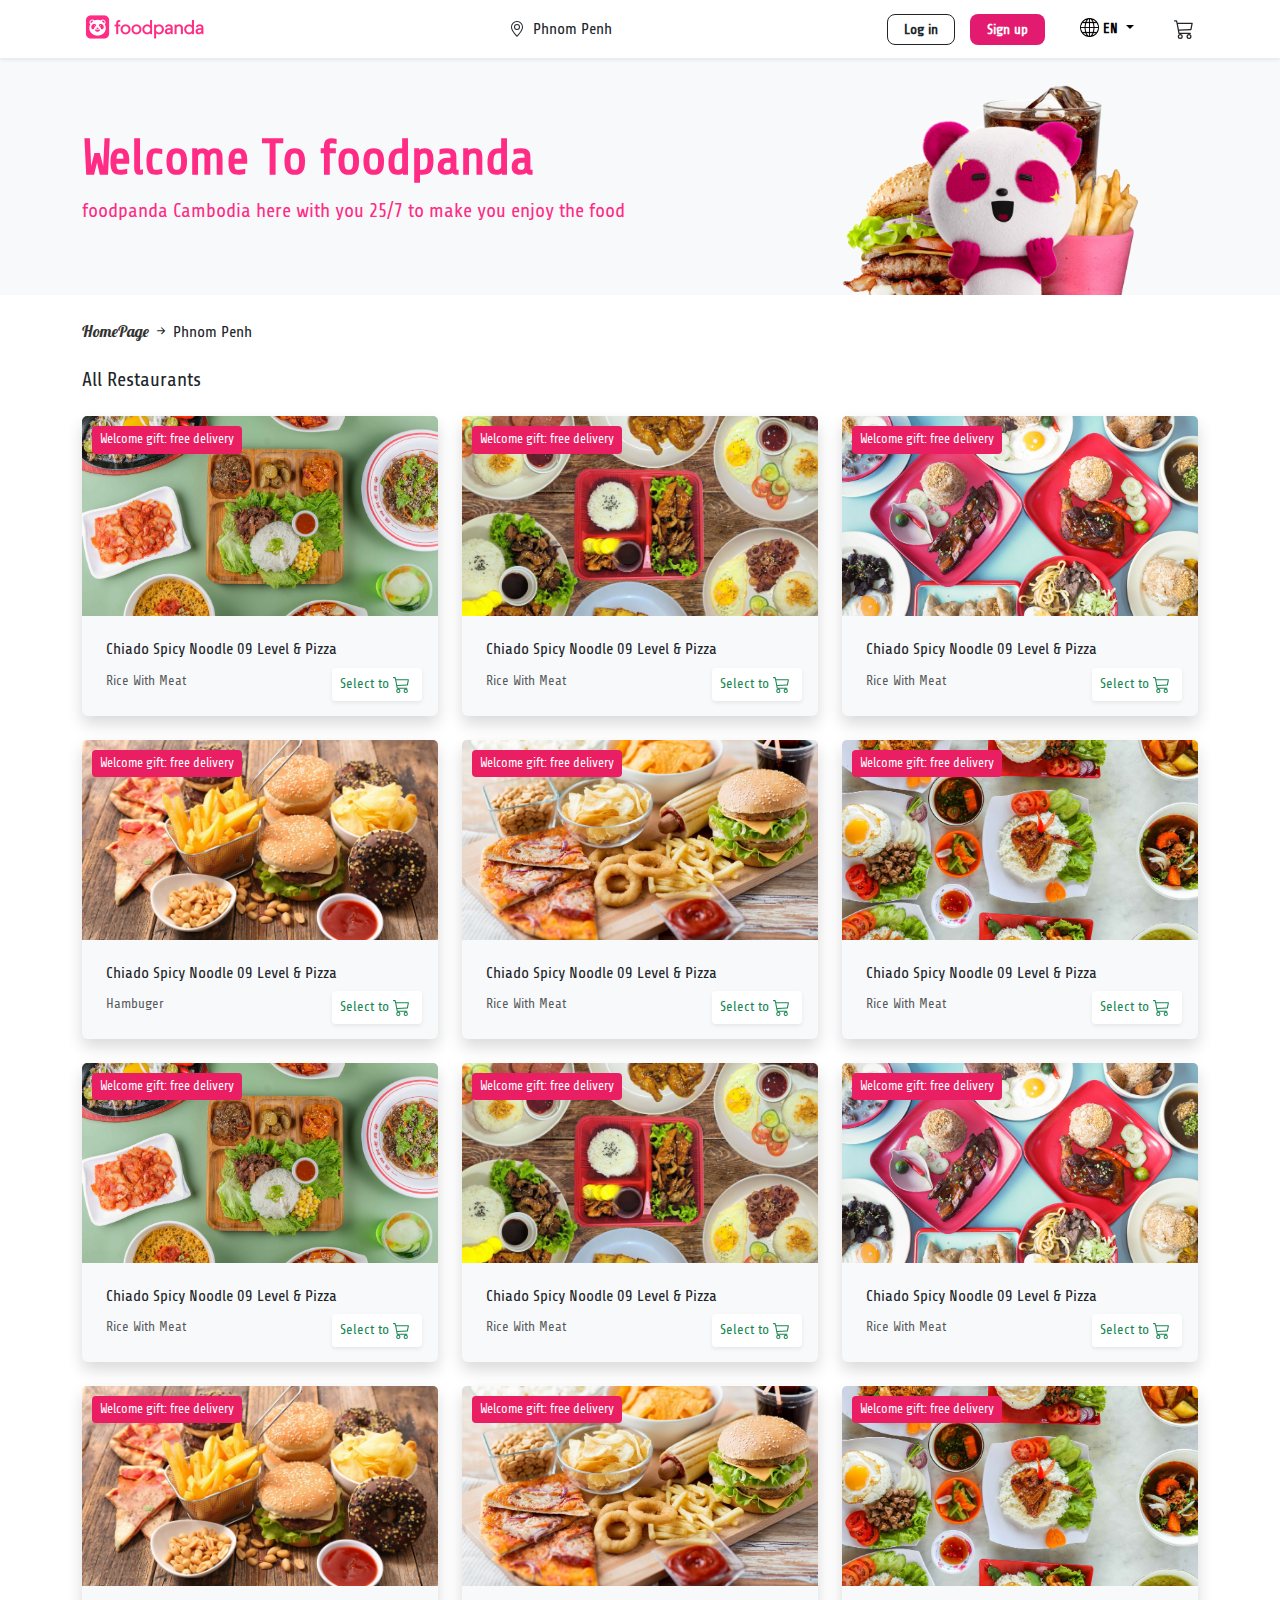
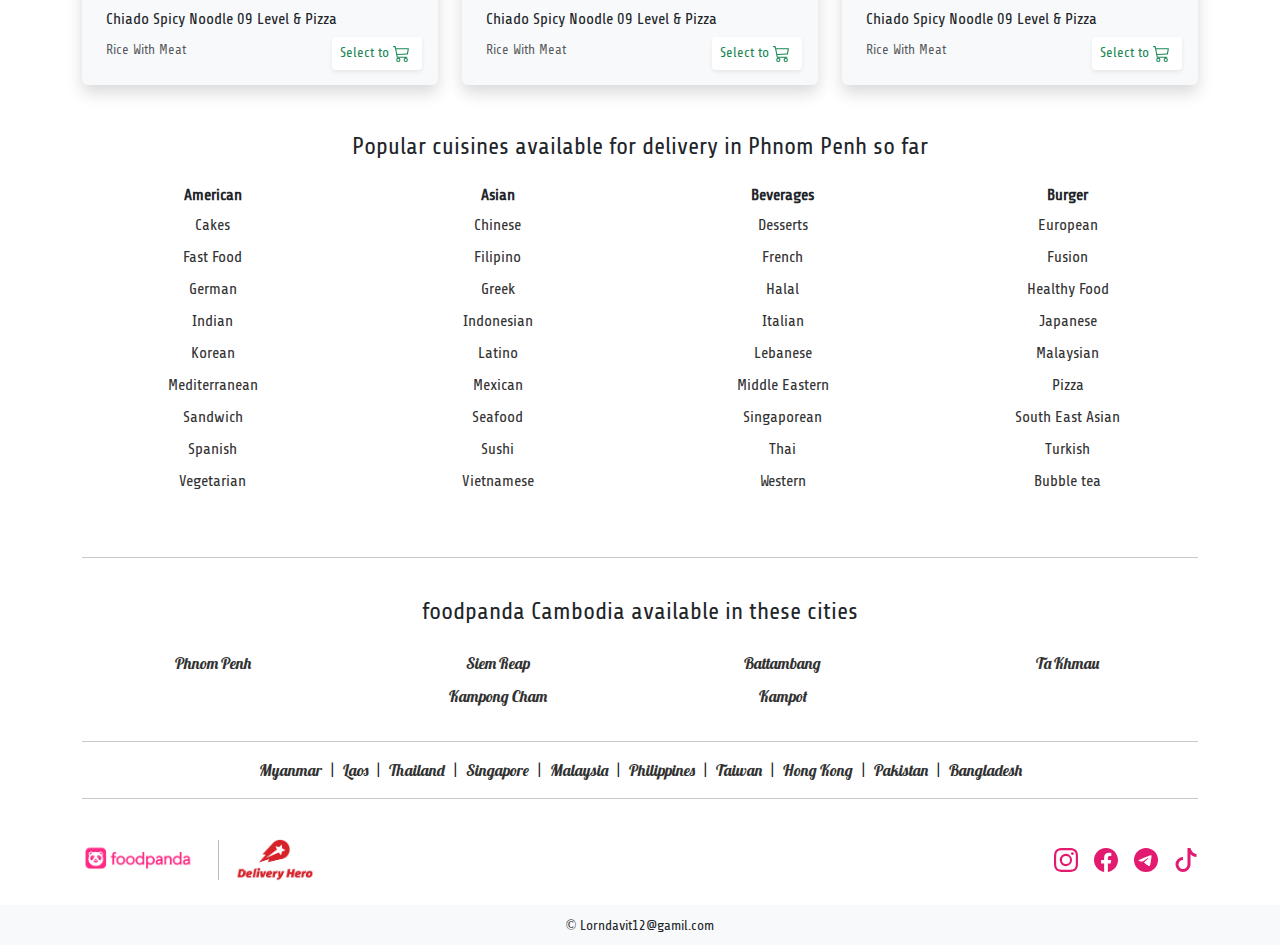
<file: ProvincesFD/index.html>
<!DOCTYPE html>
<html lang="en">
<head>
    <meta charset="UTF-8">
    <meta name="viewport" content="width=device-width, initial-scale=1.0">
    <title>Phnom Penh</title>
    <link href="https://cdn.jsdelivr.net/npm/bootstrap@5.3.0/dist/css/bootstrap.min.css" rel="stylesheet">
    <link href='https://unpkg.com/boxicons@2.1.4/css/boxicons.min.css' rel='stylesheet'>
    <link rel="stylesheet" href="https://cdn.jsdelivr.net/npm/bootstrap-icons@1.11.3/font/bootstrap-icons.min.css">
    <link rel="stylesheet" href="../style.css">
    <link rel="shortcut icon" href="../src/Logo Title.png" type="image/x-icon">
    <style>
        .navbar-brand img {
            height: 40px;
        }
        
        .panda-mascot {
            width: 150px;
            height: auto;
        }
        .restaurant-card {
            transition: transform 0.3s ease-in-out;
        }
        .restaurant-card:hover {
            transform: scale(1.03);
        }
        .welcome-gift {
            background-color: #e91e63;
            color: white;
            padding: 4px 8px;
            border-radius: 4px;
            font-size: 0.8rem;
            position: absolute;
            top: 10px;
            left: 10px;
        }
        .restaurant-image {
            height: 200px;
            object-fit: cover;
        }
        
    </style>
</head>
<body>
    <!-- Navbar -->
    <nav class="navbar navbar-expand-lg navbar-light bg-white shadow-sm py-1">
        <div class="container">
            <!-- Left side - Menu and Logo -->
            <button class="navbar-toggler border-0" type="button" data-bs-toggle="modal" data-bs-target="#loginModal" data-bs-toggle="collapse" data-bs-target="#navbarContent">
                <i class='bx bx-user'></i>
            </button>
            
            <a class="navbar-brand" href="../index.html">
                <img src="../src/Logo Panda.png" class="img-fluid" alt="Foodpanda Logo">
            </a>

            <!-- Center - Location Selector -->
            <div class="d-none d-lg-block">
                <a href="#" class="text-decoration-none text-dark d-flex align-items-center gap-2 fw-medium">
                    <svg xmlns="http://www.w3.org/2000/svg" width="16" height="16" fill="currentColor" class="bi bi-geo-alt" viewBox="0 0 16 16">
                        <path d="M12.166 8.94c-.524 1.062-1.234 2.12-1.96 3.07A31.493 31.493 0 0 1 8 14.58a31.481 31.481 0 0 1-2.206-2.57c-.726-.95-1.436-2.008-1.96-3.07C3.304 7.867 3 6.862 3 6a5 5 0 0 1 10 0c0 .862-.305 1.867-.834 2.94zM8 16s6-5.686 6-10A6 6 0 0 0 2 6c0 4.314 6 10 6 10z"/>
                        <path d="M8 8a2 2 0 1 1 0-4 2 2 0 0 1 0 4zm0 1a3 3 0 1 0 0-6 3 3 0 0 0 0 6z"/>
                    </svg>
                    Phnom Penh
                </a>
            </div>
            

            <!-- Right side - User and Cart -->
            <div class="d-flex align-items-center">
                <button class="btn btn-outline-dark btn-sm rounded-3 d-none d-lg-block px-3 fw-bold text-center" data-bs-toggle="modal" data-bs-target="#loginModal" style="margin-right: 15px;">Log in</button>
                <button class="btn btn- text-white btn-sm rounded-3 d-none d-lg-block fw-bold px-3 text-center" data-bs-toggle="modal" data-bs-target="#loginModal" style="margin-right: 15px; background-color:  rgb(226,27,112);"> Sign up</button>
                <div class="container-login m-1" >
                    <div class="dropdown rounded-4 d-flex align-items-center d-none d-lg-block mx-2">
                        <button class="btn btn-secondary btn-sm fw-bold border-0 text dropdown-toggle fw-medium " style="background-color: white; color: black;" type="button" data-bs-toggle="dropdown" aria-expanded="false">
                            <img src="../src/world.png" class="mb-1" width="19px" alt="" />
                          EN
                        </button>
                        <ul class="dropdown-menu border-0 shadow-lg" style="background-color:  rgb(218, 62, 129);">
                          <li><a class="dropdown-item text-white" href="#"><button class="border-0 btn-sm w-100 rounded-3 fw-bold bg-white">English</button></a></li>
                          <li><a class="dropdown-item text-white" href="#"><button class="border-0 btn-sm w-100 rounded-3 fw-bold bg-white">Khmer</button></a></li>
                        </ul>
                      </div>
                </div>
                    
                <a href="#" class="ms-3 text-dark">
                    <svg xmlns="http://www.w3.org/2000/svg" width="20" height="20" fill="currentColor" class="bi bi-cart3 m-1" viewBox="0 0 16 16">
                        <path d="M0 1.5A.5.5 0 0 1 .5 1H2a.5.5 0 0 1 .485.379L2.89 3H14.5a.5.5 0 0 1 .49.598l-1 5a.5.5 0 0 1-.465.401l-9.397.472L4.415 11H13a.5.5 0 0 1 0 1H4a.5.5 0 0 1-.491-.408L2.01 3.607 1.61 2H.5a.5.5 0 0 1-.5-.5zM3.102 4l.84 4.479 9.144-.459L13.89 4H3.102zM5 12a2 2 0 1 0 0 4 2 2 0 0 0 0-4zm7 0a2 2 0 1 0 0 4 2 2 0 0 0 0-4zm-7 1a1 1 0 1 1 0 2 1 1 0 0 1 0-2zm7 0a1 1 0 1 1 0 2 1 1 0 0 1 0-2z"/>
                    </svg>
                </a>
                
            </div>


            <!-- Mobile Menu -->
            <div class="modal fade" id="loginModal" tabindex="-1">
                <div class="modal-dialog modal-dialog-centered modal-sm modal-md modal-lg">
                    <div class="modal-content border-0 shadow-sm mx-auto" style="max-width: 400px;">
                        <!-- Header -->
                        <div class="p-4 border-bottom-0">
                            <h6 class="mb-2">Welcome to <img src="../src/Logo Panda.png" class="img-fluid" width="140px" alt=""></h6>
                            <p class="lead fs-6 mb-0 mt-3">Sign up or log in to continue</p>
                            <button type="button" class="btn-close btn-md position-absolute top-0 end-0 m-3" data-bs-dismiss="modal"></button>
                        </div>
            
                        <!-- Social Login Buttons -->
                        <div class="px-4">
                            <div class="d-grid gap-3">
                                <button class="btn btn-primary border-0 btn-sm shadow-sm d-flex align-items-center justify-content-center">
                                    <img src="../src/facebook.png" width="30" alt="Facebook" class="me-1">
                                    <a href="https://www.facebook.com/" class="text-decoration-none text-white" target="_blank">
                                        <span class="fw-bold">Continue With Facebook</span>
                                    </a>
                                </button>
            
                                <button class="btn btn-light btn-sm border-0 shadow-sm d-flex align-items-center justify-content-center">
                                    <img src="../src/google1.png" width="30" alt="Google" class="me-1">
                                    <a href="https://mail.google.com/mail/u/0/" class="text-decoration-none text-dark" target="_blank">
                                        <span class="fw-bold">Continue With Google</span>
                                    </a>
                                </button>
            
                                <button class="btn btn-dark btn-sm d-flex align-items-center justify-content-center">
                                    <img src="../src/apple.png" width="30" alt="Apple" class="me-1">
                                    <a href="https://www.apple.com/" class="text-decoration-none text-white" target="_blank">
                                        <span class="fw-bold">Continue With Apple</span>
                                    </a>
                                </button>
                            </div>
                        </div>
            
                        <!-- Divider -->
                        <div class="text-center my-3">
                            <p class="lead mb-0">or</p>
                        </div>
            
                        <!-- Login/Signup Buttons -->
                        <div class="px-4 pb-4">
                            <div class="d-grid gap-3">
                                <button class="btn py-2 fs-6 btn-md fw-medium rounded-3" 
                                        style="background-color: #ff2b85; color: white;" 
                                        data-bs-toggle="modal" 
                                        data-bs-target="#loginModal">
                                    Log in
                                </button>
            
                                <button class="btn btn-outline-dark py-2  btn-md fs-6 fw-medium rounded-3" 
                                        data-bs-toggle="modal" 
                                        data-bs-target="#signupModal">
                                    SignUp
                                </button>
                            </div>
            
                            <p class="mt-3 mb-0 small">
                                By using up, you agree to our 
                                <span class="fw-medium" style="color: #ff2b85;">Terms and conditions</span> and 
                                <span class="fw-medium" style="color: #ff2b85;">Privacy Policy.</span>
                            </p>
                        </div>
                    </div>
                </div>
            </div>


        </div>
    </nav>

    <!-- Header Banner -->
    <header class="bg-light">
        <div class="container">
            <div class="row align-items-center">
                <div class="col-lg-8  mb-4 mb-lg-0">
                    <h1 class="d-none d-lg-block" style="font-size: 50px; font-weight: bolder; color: #ff2b85;">Welcome To foodpanda</h1>
                    <p class="lead mb-0 d-none d-lg-block" style="color: #ff2b85;">foodpanda Cambodia here with you 25/7 to make you enjoy the food</p>
                </div>
                <div class="col-lg-4 text-center text-lg-end">
                    <img src="../src/foodpanda main.png" class="img-fluid" alt="Foodpanda Mascot" class="panda-mascot">
                </div>
            </div>
        </div>
    </header>



    <div class="container py-4">
        <a href="../index.html" class="location-link fw-medium">HomePage </a> <i class="bi bi-arrow-right-short"></i><span class="fw-medium"> Phnom Penh</span>
        <h4 class="mb-4 mt-4 fs-5">All Restaurants</h4>
        <div class="row g-4">
            <!-- Restaurant Card -->
            <div class="col-md-4">
                <div class="card restaurant-card position-relative border-0 shadow bg-light">
                    <div class="welcome-gift">Welcome gift: free delivery</div>
                    <img src="../Menu food/food-3.jpg" class="card-img-top restaurant-image" alt="Restaurant Image">
                    <div class="card-body bg-light m-2">
                        <h6 class="card-title ">Chiado Spicy Noodle 09 Level & Pizza</h6>
                        <small class="card-text text-muted">Rice With Meat</small>
                        <button class="btn btn-outline-dark btn-sm  shadow-sm text-success fw-medium bg-white border-0 position-absolute end-0 mx-3">Select to<svg xmlns="http://www.w3.org/2000/svg" width="17" height="17" fill="currentColor" class="bi bi-cart3 m-1" viewBox="0 0 16 16">
                            <path d="M0 1.5A.5.5 0 0 1 .5 1H2a.5.5 0 0 1 .485.379L2.89 3H14.5a.5.5 0 0 1 .49.598l-1 5a.5.5 0 0 1-.465.401l-9.397.472L4.415 11H13a.5.5 0 0 1 0 1H4a.5.5 0 0 1-.491-.408L2.01 3.607 1.61 2H.5a.5.5 0 0 1-.5-.5zM3.102 4l.84 4.479 9.144-.459L13.89 4H3.102zM5 12a2 2 0 1 0 0 4 2 2 0 0 0 0-4zm7 0a2 2 0 1 0 0 4 2 2 0 0 0 0-4zm-7 1a1 1 0 1 1 0 2 1 1 0 0 1 0-2zm7 0a1 1 0 1 1 0 2 1 1 0 0 1 0-2z"/>
                        </svg></button>
                    </div>
                </div>
            </div>
            <div class="col-md-4">
                <div class="card restaurant-card position-relative border-0 shadow bg-light">
                    <div class="welcome-gift">Welcome gift: free delivery</div>
                    <img src="../Menu food/food-4.jpg" class="card-img-top restaurant-image" alt="Restaurant Image">
                    <div class="card-body bg-light m-2">
                        <h6 class="card-title ">Chiado Spicy Noodle 09 Level & Pizza</h6>
                        <small class="card-text text-muted">Rice With Meat</small>
                        <button class="btn btn-outline-dark btn-sm  shadow-sm text-success fw-medium bg-white border-0 position-absolute end-0 mx-3">Select to<svg xmlns="http://www.w3.org/2000/svg" width="17" height="17" fill="currentColor" class="bi bi-cart3 m-1" viewBox="0 0 16 16">
                            <path d="M0 1.5A.5.5 0 0 1 .5 1H2a.5.5 0 0 1 .485.379L2.89 3H14.5a.5.5 0 0 1 .49.598l-1 5a.5.5 0 0 1-.465.401l-9.397.472L4.415 11H13a.5.5 0 0 1 0 1H4a.5.5 0 0 1-.491-.408L2.01 3.607 1.61 2H.5a.5.5 0 0 1-.5-.5zM3.102 4l.84 4.479 9.144-.459L13.89 4H3.102zM5 12a2 2 0 1 0 0 4 2 2 0 0 0 0-4zm7 0a2 2 0 1 0 0 4 2 2 0 0 0 0-4zm-7 1a1 1 0 1 1 0 2 1 1 0 0 1 0-2zm7 0a1 1 0 1 1 0 2 1 1 0 0 1 0-2z"/>
                        </svg></button>
                    </div>
                </div>
            </div>
            <div class="col-md-4">
                <div class="card restaurant-card position-relative border-0 shadow bg-light">
                    <div class="welcome-gift">Welcome gift: free delivery</div>
                    <img src="../Menu food/food-5.jpg" class="card-img-top restaurant-image" alt="Restaurant Image">
                    <div class="card-body bg-light m-2">
                        <h6 class="card-title ">Chiado Spicy Noodle 09 Level & Pizza</h6>
                        <small class="card-text text-muted">Rice With Meat</small>
                        <button class="btn btn-outline-dark btn-sm  shadow-sm text-success fw-medium bg-white border-0 position-absolute end-0 mx-3">Select to<svg xmlns="http://www.w3.org/2000/svg" width="17" height="17" fill="currentColor" class="bi bi-cart3 m-1" viewBox="0 0 16 16">
                            <path d="M0 1.5A.5.5 0 0 1 .5 1H2a.5.5 0 0 1 .485.379L2.89 3H14.5a.5.5 0 0 1 .49.598l-1 5a.5.5 0 0 1-.465.401l-9.397.472L4.415 11H13a.5.5 0 0 1 0 1H4a.5.5 0 0 1-.491-.408L2.01 3.607 1.61 2H.5a.5.5 0 0 1-.5-.5zM3.102 4l.84 4.479 9.144-.459L13.89 4H3.102zM5 12a2 2 0 1 0 0 4 2 2 0 0 0 0-4zm7 0a2 2 0 1 0 0 4 2 2 0 0 0 0-4zm-7 1a1 1 0 1 1 0 2 1 1 0 0 1 0-2zm7 0a1 1 0 1 1 0 2 1 1 0 0 1 0-2z"/>
                        </svg></button>
                    </div>
                </div>
            </div>
            <div class="col-md-4">
                <div class="card restaurant-card position-relative border-0 shadow bg-light">
                    <div class="welcome-gift">Welcome gift: free delivery</div>
                    <img src="../Menu food/food-6.jpg" class="card-img-top restaurant-image" alt="Restaurant Image">
                    <div class="card-body bg-light m-2">
                        <h6 class="card-title ">Chiado Spicy Noodle 09 Level & Pizza</h6>
                        <small class="card-text text-muted">Hambuger</small>
                        <button class="btn btn-outline-dark btn-sm  shadow-sm text-success fw-medium bg-white border-0 position-absolute end-0 mx-3">Select to<svg xmlns="http://www.w3.org/2000/svg" width="17" height="17" fill="currentColor" class="bi bi-cart3 m-1" viewBox="0 0 16 16">
                            <path d="M0 1.5A.5.5 0 0 1 .5 1H2a.5.5 0 0 1 .485.379L2.89 3H14.5a.5.5 0 0 1 .49.598l-1 5a.5.5 0 0 1-.465.401l-9.397.472L4.415 11H13a.5.5 0 0 1 0 1H4a.5.5 0 0 1-.491-.408L2.01 3.607 1.61 2H.5a.5.5 0 0 1-.5-.5zM3.102 4l.84 4.479 9.144-.459L13.89 4H3.102zM5 12a2 2 0 1 0 0 4 2 2 0 0 0 0-4zm7 0a2 2 0 1 0 0 4 2 2 0 0 0 0-4zm-7 1a1 1 0 1 1 0 2 1 1 0 0 1 0-2zm7 0a1 1 0 1 1 0 2 1 1 0 0 1 0-2z"/>
                        </svg></button>
                    </div>
                </div>
            </div>
            <div class="col-md-4">
                <div class="card restaurant-card position-relative border-0 shadow bg-light">
                    <div class="welcome-gift">Welcome gift: free delivery</div>
                    <img src="../Menu food/food-7.jpg" class="card-img-top restaurant-image" alt="Restaurant Image">
                    <div class="card-body bg-light m-2">
                        <h6 class="card-title ">Chiado Spicy Noodle 09 Level & Pizza</h6>
                        <small class="card-text text-muted">Rice With Meat</small>
                        <button class="btn btn-outline-dark btn-sm  shadow-sm text-success fw-medium bg-white border-0 position-absolute end-0 mx-3">Select to<svg xmlns="http://www.w3.org/2000/svg" width="17" height="17" fill="currentColor" class="bi bi-cart3 m-1" viewBox="0 0 16 16">
                            <path d="M0 1.5A.5.5 0 0 1 .5 1H2a.5.5 0 0 1 .485.379L2.89 3H14.5a.5.5 0 0 1 .49.598l-1 5a.5.5 0 0 1-.465.401l-9.397.472L4.415 11H13a.5.5 0 0 1 0 1H4a.5.5 0 0 1-.491-.408L2.01 3.607 1.61 2H.5a.5.5 0 0 1-.5-.5zM3.102 4l.84 4.479 9.144-.459L13.89 4H3.102zM5 12a2 2 0 1 0 0 4 2 2 0 0 0 0-4zm7 0a2 2 0 1 0 0 4 2 2 0 0 0 0-4zm-7 1a1 1 0 1 1 0 2 1 1 0 0 1 0-2zm7 0a1 1 0 1 1 0 2 1 1 0 0 1 0-2z"/>
                        </svg></button>
                    </div>
                </div>
            </div>
            <div class="col-md-4">
                <div class="card restaurant-card position-relative border-0 shadow bg-light">
                    <div class="welcome-gift">Welcome gift: free delivery</div>
                    <img src="../Menu food/food-2.jpg" class="card-img-top restaurant-image" alt="Restaurant Image">
                    <div class="card-body bg-light m-2">
                        <h6 class="card-title ">Chiado Spicy Noodle 09 Level & Pizza</h6>
                        <small class="card-text text-muted">Rice With Meat</small>
                        <button class="btn btn-outline-dark btn-sm  shadow-sm text-success fw-medium bg-white border-0 position-absolute end-0 mx-3">Select to<svg xmlns="http://www.w3.org/2000/svg" width="17" height="17" fill="currentColor" class="bi bi-cart3 m-1" viewBox="0 0 16 16">
                            <path d="M0 1.5A.5.5 0 0 1 .5 1H2a.5.5 0 0 1 .485.379L2.89 3H14.5a.5.5 0 0 1 .49.598l-1 5a.5.5 0 0 1-.465.401l-9.397.472L4.415 11H13a.5.5 0 0 1 0 1H4a.5.5 0 0 1-.491-.408L2.01 3.607 1.61 2H.5a.5.5 0 0 1-.5-.5zM3.102 4l.84 4.479 9.144-.459L13.89 4H3.102zM5 12a2 2 0 1 0 0 4 2 2 0 0 0 0-4zm7 0a2 2 0 1 0 0 4 2 2 0 0 0 0-4zm-7 1a1 1 0 1 1 0 2 1 1 0 0 1 0-2zm7 0a1 1 0 1 1 0 2 1 1 0 0 1 0-2z"/>
                        </svg></button>
                    </div>
                </div>
            </div>

            <div class="col-md-4">
                <div class="card restaurant-card position-relative border-0 shadow bg-light">
                    <div class="welcome-gift">Welcome gift: free delivery</div>
                    <img src="../Menu food/food-3.jpg" class="card-img-top restaurant-image" alt="Restaurant Image">
                    <div class="card-body bg-light m-2">
                        <h6 class="card-title ">Chiado Spicy Noodle 09 Level & Pizza</h6>
                        <small class="card-text text-muted">Rice With Meat</small>
                        <button class="btn btn-outline-dark btn-sm  shadow-sm text-success fw-medium bg-white border-0 position-absolute end-0 mx-3">Select to<svg xmlns="http://www.w3.org/2000/svg" width="17" height="17" fill="currentColor" class="bi bi-cart3 m-1" viewBox="0 0 16 16">
                            <path d="M0 1.5A.5.5 0 0 1 .5 1H2a.5.5 0 0 1 .485.379L2.89 3H14.5a.5.5 0 0 1 .49.598l-1 5a.5.5 0 0 1-.465.401l-9.397.472L4.415 11H13a.5.5 0 0 1 0 1H4a.5.5 0 0 1-.491-.408L2.01 3.607 1.61 2H.5a.5.5 0 0 1-.5-.5zM3.102 4l.84 4.479 9.144-.459L13.89 4H3.102zM5 12a2 2 0 1 0 0 4 2 2 0 0 0 0-4zm7 0a2 2 0 1 0 0 4 2 2 0 0 0 0-4zm-7 1a1 1 0 1 1 0 2 1 1 0 0 1 0-2zm7 0a1 1 0 1 1 0 2 1 1 0 0 1 0-2z"/>
                        </svg></button>
                    </div>
                </div>
            </div>
            <div class="col-md-4">
                <div class="card restaurant-card position-relative border-0 shadow bg-light">
                    <div class="welcome-gift">Welcome gift: free delivery</div>
                    <img src="../Menu food/food-4.jpg" class="card-img-top restaurant-image" alt="Restaurant Image">
                    <div class="card-body bg-light m-2">
                        <h6 class="card-title ">Chiado Spicy Noodle 09 Level & Pizza</h6>
                        <small class="card-text text-muted">Rice With Meat</small>
                        <button class="btn btn-outline-dark btn-sm  shadow-sm text-success fw-medium bg-white border-0 position-absolute end-0 mx-3">Select to<svg xmlns="http://www.w3.org/2000/svg" width="17" height="17" fill="currentColor" class="bi bi-cart3 m-1" viewBox="0 0 16 16">
                            <path d="M0 1.5A.5.5 0 0 1 .5 1H2a.5.5 0 0 1 .485.379L2.89 3H14.5a.5.5 0 0 1 .49.598l-1 5a.5.5 0 0 1-.465.401l-9.397.472L4.415 11H13a.5.5 0 0 1 0 1H4a.5.5 0 0 1-.491-.408L2.01 3.607 1.61 2H.5a.5.5 0 0 1-.5-.5zM3.102 4l.84 4.479 9.144-.459L13.89 4H3.102zM5 12a2 2 0 1 0 0 4 2 2 0 0 0 0-4zm7 0a2 2 0 1 0 0 4 2 2 0 0 0 0-4zm-7 1a1 1 0 1 1 0 2 1 1 0 0 1 0-2zm7 0a1 1 0 1 1 0 2 1 1 0 0 1 0-2z"/>
                        </svg></button>
                    </div>
                </div>
            </div>
            <div class="col-md-4">
                <div class="card restaurant-card position-relative border-0 shadow bg-light">
                    <div class="welcome-gift">Welcome gift: free delivery</div>
                    <img src="../Menu food/food-5.jpg" class="card-img-top restaurant-image" alt="Restaurant Image">
                    <div class="card-body bg-light m-2">
                        <h6 class="card-title ">Chiado Spicy Noodle 09 Level & Pizza</h6>
                        <small class="card-text text-muted">Rice With Meat</small>
                        <button class="btn btn-outline-dark btn-sm  shadow-sm text-success fw-medium bg-white border-0 position-absolute end-0 mx-3">Select to<svg xmlns="http://www.w3.org/2000/svg" width="17" height="17" fill="currentColor" class="bi bi-cart3 m-1" viewBox="0 0 16 16">
                            <path d="M0 1.5A.5.5 0 0 1 .5 1H2a.5.5 0 0 1 .485.379L2.89 3H14.5a.5.5 0 0 1 .49.598l-1 5a.5.5 0 0 1-.465.401l-9.397.472L4.415 11H13a.5.5 0 0 1 0 1H4a.5.5 0 0 1-.491-.408L2.01 3.607 1.61 2H.5a.5.5 0 0 1-.5-.5zM3.102 4l.84 4.479 9.144-.459L13.89 4H3.102zM5 12a2 2 0 1 0 0 4 2 2 0 0 0 0-4zm7 0a2 2 0 1 0 0 4 2 2 0 0 0 0-4zm-7 1a1 1 0 1 1 0 2 1 1 0 0 1 0-2zm7 0a1 1 0 1 1 0 2 1 1 0 0 1 0-2z"/>
                        </svg></button>
                    </div>
                </div>
            </div>
            <div class="col-md-4">
                <div class="card restaurant-card position-relative border-0 shadow bg-light">
                    <div class="welcome-gift">Welcome gift: free delivery</div>
                    <img src="../Menu food/food-6.jpg" class="card-img-top restaurant-image" alt="Restaurant Image">
                    <div class="card-body bg-light m-2">
                        <h6 class="card-title ">Chiado Spicy Noodle 09 Level & Pizza</h6>
                        <small class="card-text text-muted">Rice With Meat</small>
                        <button class="btn btn-outline-dark btn-sm  shadow-sm text-success fw-medium bg-white border-0 position-absolute end-0 mx-3">Select to<svg xmlns="http://www.w3.org/2000/svg" width="17" height="17" fill="currentColor" class="bi bi-cart3 m-1" viewBox="0 0 16 16">
                            <path d="M0 1.5A.5.5 0 0 1 .5 1H2a.5.5 0 0 1 .485.379L2.89 3H14.5a.5.5 0 0 1 .49.598l-1 5a.5.5 0 0 1-.465.401l-9.397.472L4.415 11H13a.5.5 0 0 1 0 1H4a.5.5 0 0 1-.491-.408L2.01 3.607 1.61 2H.5a.5.5 0 0 1-.5-.5zM3.102 4l.84 4.479 9.144-.459L13.89 4H3.102zM5 12a2 2 0 1 0 0 4 2 2 0 0 0 0-4zm7 0a2 2 0 1 0 0 4 2 2 0 0 0 0-4zm-7 1a1 1 0 1 1 0 2 1 1 0 0 1 0-2zm7 0a1 1 0 1 1 0 2 1 1 0 0 1 0-2z"/>
                        </svg></button>
                    </div>
                </div>
            </div>
            <div class="col-md-4">
                <div class="card restaurant-card position-relative border-0 shadow bg-light">
                    <div class="welcome-gift">Welcome gift: free delivery</div>
                    <img src="../Menu food/food-7.jpg" class="card-img-top restaurant-image" alt="Restaurant Image">
                    <div class="card-body bg-light m-2">
                        <h6 class="card-title ">Chiado Spicy Noodle 09 Level & Pizza</h6>
                        <small class="card-text text-muted">Rice With Meat</small>
                        <button class="btn btn-outline-dark btn-sm  shadow-sm text-success fw-medium bg-white border-0 position-absolute end-0 mx-3">Select to<svg xmlns="http://www.w3.org/2000/svg" width="17" height="17" fill="currentColor" class="bi bi-cart3 m-1" viewBox="0 0 16 16">
                            <path d="M0 1.5A.5.5 0 0 1 .5 1H2a.5.5 0 0 1 .485.379L2.89 3H14.5a.5.5 0 0 1 .49.598l-1 5a.5.5 0 0 1-.465.401l-9.397.472L4.415 11H13a.5.5 0 0 1 0 1H4a.5.5 0 0 1-.491-.408L2.01 3.607 1.61 2H.5a.5.5 0 0 1-.5-.5zM3.102 4l.84 4.479 9.144-.459L13.89 4H3.102zM5 12a2 2 0 1 0 0 4 2 2 0 0 0 0-4zm7 0a2 2 0 1 0 0 4 2 2 0 0 0 0-4zm-7 1a1 1 0 1 1 0 2 1 1 0 0 1 0-2zm7 0a1 1 0 1 1 0 2 1 1 0 0 1 0-2z"/>
                        </svg></button>
                    </div>
                </div>
            </div>
            <div class="col-md-4">
                <div class="card restaurant-card position-relative border-0 shadow bg-light">
                    <div class="welcome-gift">Welcome gift: free delivery</div>
                    <img src="../Menu food/food-2.jpg" class="card-img-top restaurant-image" alt="Restaurant Image">
                    <div class="card-body bg-light m-2">
                        <h6 class="card-title ">Chiado Spicy Noodle 09 Level & Pizza</h6>
                        <small class="card-text text-muted">Rice With Meat</small>
                        <button class="btn btn-outline-dark btn-sm  shadow-sm text-success fw-medium bg-white border-0 position-absolute end-0 mx-3">Select to<svg xmlns="http://www.w3.org/2000/svg" width="17" height="17" fill="currentColor" class="bi bi-cart3 m-1" viewBox="0 0 16 16">
                            <path d="M0 1.5A.5.5 0 0 1 .5 1H2a.5.5 0 0 1 .485.379L2.89 3H14.5a.5.5 0 0 1 .49.598l-1 5a.5.5 0 0 1-.465.401l-9.397.472L4.415 11H13a.5.5 0 0 1 0 1H4a.5.5 0 0 1-.491-.408L2.01 3.607 1.61 2H.5a.5.5 0 0 1-.5-.5zM3.102 4l.84 4.479 9.144-.459L13.89 4H3.102zM5 12a2 2 0 1 0 0 4 2 2 0 0 0 0-4zm7 0a2 2 0 1 0 0 4 2 2 0 0 0 0-4zm-7 1a1 1 0 1 1 0 2 1 1 0 0 1 0-2zm7 0a1 1 0 1 1 0 2 1 1 0 0 1 0-2z"/>
                        </svg></button>
                    </div>
                </div>
            </div>
            
            
            
            
            <!-- Duplicate the card for other restaurants -->
            
        </div>
    </div>


    <!-- footer-start -->
    <div class="container py-4 ">
        <h4 class="mb-4 text-center">Popular cuisines available for delivery in Phnom Penh so far</h4>
        <div class="row">
            <div class="col-6 col-md-3 mb-4">
                <h6 class="category-title text-center fw-bold">American</h6>
                <div class="d-flex flex-column gap-2 d-flex align-items-center">
                    <a href="#" class="cuisine-link">Cakes</a>
                    <a href="#" class="cuisine-link">Fast Food</a>
                    <a href="#" class="cuisine-link">German</a>
                    <a href="#" class="cuisine-link">Indian</a>
                    <a href="#" class="cuisine-link">Korean</a>
                    <a href="#" class="cuisine-link">Mediterranean</a>
                    <a href="#" class="cuisine-link">Sandwich</a>
                    <a href="#" class="cuisine-link">Spanish</a>
                    <a href="#" class="cuisine-link">Vegetarian</a>
                </div>
            </div>
            <div class="col-6 col-md-3 mb-4">
                <h6 class="category-title text-center fw-bold">Asian</h6>
                <div class="d-flex flex-column gap-2 d-flex align-items-center">
                    <a href="#" class="cuisine-link">Chinese</a>
                    <a href="#" class="cuisine-link">Filipino</a>
                    <a href="#" class="cuisine-link">Greek</a>
                    <a href="#" class="cuisine-link">Indonesian</a>
                    <a href="#" class="cuisine-link">Latino</a>
                    <a href="#" class="cuisine-link">Mexican</a>
                    <a href="#" class="cuisine-link">Seafood</a>
                    <a href="#" class="cuisine-link">Sushi</a>
                    <a href="#" class="cuisine-link">Vietnamese</a>
                </div>
            </div>
            <div class="col-6 col-md-3 mb-4 ">
                <h6 class="category-title text-center fw-bold">Beverages</h6>
                <div class="d-flex flex-column gap-2 d-flex align-items-center">
                    <a href="#" class="cuisine-link">Desserts</a>
                    <a href="#" class="cuisine-link">French</a>
                    <a href="#" class="cuisine-link">Halal</a>
                    <a href="#" class="cuisine-link">Italian</a>
                    <a href="#" class="cuisine-link">Lebanese</a>
                    <a href="#" class="cuisine-link">Middle Eastern</a>
                    <a href="#" class="cuisine-link">Singaporean</a>
                    <a href="#" class="cuisine-link">Thai</a>
                    <a href="#" class="cuisine-link">Western</a>
                </div>
            </div>
            <div class="col-6 col-md-3 mb-4">
                <h6 class="category-title text-center fw-bold">Burger</h6>
                <div class="d-flex flex-column gap-2  d-flex align-items-center">
                    <a href="#" class="cuisine-link">European</a>
                    <a href="#" class="cuisine-link">Fusion</a>
                    <a href="#" class="cuisine-link">Healthy Food</a>
                    <a href="#" class="cuisine-link">Japanese</a>
                    <a href="#" class="cuisine-link">Malaysian</a>
                    <a href="#" class="cuisine-link">Pizza</a>
                    <a href="#" class="cuisine-link">South East Asian</a>
                    <a href="#" class="cuisine-link">Turkish</a>
                    <a href="#" class="cuisine-link">Bubble tea</a>
                </div>
            </div>
        </div>
    </div>
    
    <div class="container">
        <hr >
    </div>

    <div class="container py-4 text-center">
        <h4 class="mb-4">foodpanda Cambodia available in these cities</h4>
        
        <!-- Cities -->
        <div class="row mb-4 text-center fw-bold d-flex justify-content-center align-items-center">
            <div class="col-6 col-sm-3 mb-2">
                <a href="#" class="location-link">Phnom Penh</a>
            </div>
            <div class="col-6 col-sm-3 mb-2">
                <a href="#" class="location-link">Siem Reap</a>
            </div>
            <div class="col-6 col-sm-3 mb-2">
                <a href="#" class="location-link">Battambang</a>
            </div>
            <div class="col-6 col-sm-3 mb-2">
                <a href="#" class="location-link">Ta Khmau</a>
            </div>
            <div class="col-6 col-sm-3 mb-2">
                <a href="#" class="location-link">Kampong Cham</a>
            </div>
            <div class="col-6 col-sm-3 mb-2">
                <a href="#" class="location-link">Kampot</a>
            </div>
        </div>
    
        <hr>
        <!-- Countries -->
        <div class="d-flex flex-wrap gap-2 align-items-center justify-content-center">
            <a href="#" class="location-link text-center">Myanmar</a>
            <span class="separator">|</span>
            <a href="#" class="location-link">Laos</a>
            <span class="separator">|</span>
            <a href="#" class="location-link">Thailand</a>
            <span class="separator">|</span>
            <a href="#" class="location-link">Singapore</a>
            <span class="separator">|</span>
            <a href="#" class="location-link">Malaysia</a>
            <span class="separator">|</span>
            <a href="#" class="location-link">Philippines</a>
            <span class="separator">|</span>
            <a href="#" class="location-link">Taiwan</a>
            <span class="separator">|</span>
            <a href="#" class="location-link">Hong Kong</a>
            <span class="separator">|</span>
            <a href="#" class="location-link">Pakistan</a>
            <span class="separator">|</span>
            <a href="#" class="location-link">Bangladesh</a>
        </div>
        <hr>
    </div>
    
    
    
        <div class="container">
            <div class="row flex-column flex-md-row">
                <!-- Logos Section -->
                <div class="col-md-8 d-flex justify-content-center justify-content-md-start mb-4 mb-md-0">
                    <div class="d-flex align-items-center gap-3">
                        <!-- Foodpanda Logo -->
                        <img src="../src/Logo Panda.png" style=" color:#666;" class="img-fluid" width="120px" alt="Foodpanda" class="footer-logo">
                        
                        <!-- Divider -->
                        <div class="divider d-none d-sm-block" style="width: 1px; height: 40px; background-color: #babdc0;"></div>
                        
                        <!-- Delivery Hero Logo -->
                        <img src="../src/delivery-hero.png" style=" color:#666;" class="img-fluid" width="80px" alt="Delivery Hero" class="footer-logo">
                    </div>
                </div>
                <!-- Social Media Icons -->
                <div class="col-md-4 d-flex justify-content-center justify-content-md-end">
                    <div class="d-flex align-items-center gap-3">
                        <!-- Instagram Icon -->
                        <a href="#" class="text-decoration-none">
                            <svg xmlns="http://www.w3.org/2000/svg" class="social-icon" style="width: 24px; height:24px; color:#e21b70"  viewBox="0 0 16 16" fill="currentColor">
                                <path d="M8 0C5.829 0 5.556.01 4.703.048 3.85.088 3.269.222 2.76.42a3.917 3.917 0 0 0-1.417.923A3.927 3.927 0 0 0 .42 2.76C.222 3.268.087 3.85.048 4.7.01 5.555 0 5.827 0 8.001c0 2.172.01 2.444.048 3.297.04.852.174 1.433.372 1.942.205.526.478.972.923 1.417.444.445.89.719 1.416.923.51.198 1.09.333 1.942.372C5.555 15.99 5.827 16 8 16s2.444-.01 3.298-.048c.851-.04 1.434-.174 1.943-.372a3.916 3.916 0 0 0 1.416-.923c.445-.445.718-.891.923-1.417.197-.509.332-1.09.372-1.942C15.99 10.445 16 10.173 16 8s-.01-2.445-.048-3.299c-.04-.851-.175-1.433-.372-1.941a3.926 3.926 0 0 0-.923-1.417A3.911 3.911 0 0 0 13.24.42c-.51-.198-1.092-.333-1.943-.372C10.443.01 10.172 0 7.998 0h.003zm-.717 1.442h.718c2.136 0 2.389.007 3.232.046.78.035 1.204.166 1.486.275.373.145.64.319.92.599.28.28.453.546.598.92.11.281.24.705.275 1.485.039.843.047 1.096.047 3.231s-.008 2.389-.047 3.232c-.035.78-.166 1.203-.275 1.485a2.47 2.47 0 0 1-.599.919c-.28.28-.546.453-.92.598-.28.11-.704.24-1.485.276-.843.038-1.096.047-3.232.047s-2.39-.009-3.233-.047c-.78-.036-1.203-.166-1.485-.276a2.478 2.478 0 0 1-.92-.598 2.48 2.48 0 0 1-.6-.92c-.109-.281-.24-.705-.275-1.485-.038-.843-.046-1.096-.046-3.233 0-2.136.008-2.388.046-3.231.036-.78.166-1.204.276-1.486.145-.373.319-.64.599-.92.28-.28.546-.453.92-.598.282-.11.705-.24 1.485-.276.738-.034 1.024-.044 2.515-.045v.002zm4.988 1.328a.96.96 0 1 0 0 1.92.96.96 0 0 0 0-1.92zm-4.27 1.122a4.109 4.109 0 1 0 0 8.217 4.109 4.109 0 0 0 0-8.217zm0 1.441a2.667 2.667 0 1 1 0 5.334 2.667 2.667 0 0 1 0-5.334z"/>
                            </svg>
                        </a>
                        
                        <!-- Facebook Icon -->
                        <a href="#" class="text-decoration-none">
                            <svg xmlns="http://www.w3.org/2000/svg" class="social-icon" style="width: 24px; height:24px; color:#e21b70" viewBox="0 0 16 16" fill="currentColor">
                                <path d="M16 8.049c0-4.446-3.582-8.05-8-8.05C3.58 0-.002 3.603-.002 8.05c0 4.017 2.926 7.347 6.75 7.951v-5.625h-2.03V8.05H6.75V6.275c0-2.017 1.195-3.131 3.022-3.131.876 0 1.791.157 1.791.157v1.98h-1.009c-.993 0-1.303.621-1.303 1.258v1.51h2.218l-.354 2.326H9.25V16c3.824-.604 6.75-3.934 6.75-7.951z"/>
                            </svg>
                        </a>
    
                        <!-- Telegram Icon -->
                        <a href="#" class="text-decoration-none">
                            <svg xmlns="http://www.w3.org/2000/svg" class="social-icon" style="width: 24px; height:24px; color:#e21b70" viewBox="0 0 16 16" fill="currentColor">
                                <path d="M16 8A8 8 0 1 1 0 8a8 8 0 0 1 16 0zM8.287 5.906c-.778.324-2.334.994-4.666 2.01-.378.15-.577.298-.595.442-.03.243.275.339.69.47l.175.055c.408.133.958.288 1.243.294.26.006.549-.1.868-.32 2.179-1.471 3.304-2.214 3.374-2.23.05-.012.12-.026.166.016.047.041.042.12.037.141-.03.129-1.227 1.241-1.846 1.817-.193.18-.33.307-.358.336a8.154 8.154 0 0 1-.188.186c-.38.366-.664.64.015 1.088.327.216.589.393.85.571.284.194.568.387.936.629.093.06.183.125.27.187.331.236.63.448.997.414.214-.02.435-.22.547-.82.265-1.417.786-4.486.906-5.751a1.426 1.426 0 0 0-.013-.315.337.337 0 0 0-.114-.217.526.526 0 0 0-.31-.093c-.3.005-.763.166-2.984 1.09z"/>
                            </svg>
                        </a>
    
                        <!-- TikTok Icon -->
                        <a href="#" class="text-decoration-none">
                            <svg xmlns="http://www.w3.org/2000/svg" class="social-icon" style="width: 24px; height:24px; color:#e21b70" viewBox="0 0 16 16" fill="currentColor">
                                <path d="M9 0h1.98c.144.715.54 1.617 1.235 2.512C12.895 3.389 13.797 4 15 4v2c-1.753 0-3.07-.814-4-1.829V11a5 5 0 1 1-5-5v2a3 3 0 1 0 3 3V0Z"/>
                            </svg>
                        </a>
                    </div>
                </div>
            </div>
        </div>
    
    
    <footer class="bg-light text-center py-2 mt-4">
        <small>&copy; Lorndavit12@gamil.com</small><br>
    </footer>
    <!-- footer-end -->

    <script src="https://cdn.jsdelivr.net/npm/bootstrap@5.3.0/dist/js/bootstrap.bundle.min.js"></script>
</body>
</html>
</file>
<file: style.css>
@import url('https://fonts.googleapis.com/css2?family=Abril+Fatface&family=Bokor&family=Cormorant+Garamond:ital,wght@0,300;0,400;0,500;0,600;0,700;1,300;1,400;1,500;1,600;1,700&family=Lilita+One&family=Lobster&family=Merriweather:ital,wght@0,300;0,400;0,700;0,900;1,300;1,400;1,700;1,900&family=Moul&family=Moulpali&family=Nunito:ital,wght@0,200..1000;1,200..1000&family=Roboto+Mono:ital,wght@0,100..700;1,100..700&family=Roboto:ital,wght@0,100..900;1,100..900&display=swap');
@import url('https://fonts.googleapis.com/css2?family=Abril+Fatface&family=Bokor&family=Lilita+One&family=Lobster&family=Merriweather:ital,wght@0,300;0,400;0,700;0,900;1,300;1,400;1,700;1,900&family=Moul&family=Moulpali&family=Nunito:ital,wght@0,200..1000;1,200..1000&family=Roboto+Mono:ital,wght@0,100..700;1,100..700&family=Roboto:ital,wght@0,100..900;1,100..900&display=swap');
        *{
            
            font-family: "Moulpali", serif;
            font-weight: 500;
            font-style: normal;
            
        }
        .custom-card {
            border-radius: 15px;
            overflow: hidden;
            position: relative;
            box-shadow: 0px 4px 8px rgba(0, 0, 0, 0.2);
            transition: transform 0.3s ease-out;
        }
        .custom-card img {
            width: 100%;
            height: auto;
            display: block;
            transition: transform 0.3s ease-out;
        }
        .provinces:hover {
            transform: scale(1.15);
        }
        .vendor-link:hover {
            color: #cc4795;
            font-weight: 500;
            text-decoration: double;
        }
        .vendor-link {
            text-decoration: none !important;;
            color: #333;

        }
        .khmer{
            font-family: "Moul", serif;
            font-size: x-small;
        }
        .cuisine-link {
            color: #333;
            text-decoration: none;
            display: inline-block;
            position: relative;

        }
        .cuisine-link::after {
            content: '';
            position: absolute;
            width: 100%;
            height: 2px;
            bottom: -1px;
            left: 0;
            background-color: #000000;
            transform: scaleX(0);
            transition: transform 0.3s ease;
            transform-origin: left;
        }
        .cuisine-link:hover::after {
            transform: scaleX(1);
        }
        .location-link {
            color: #333;
            text-decoration: none;
            display: inline-block;
            position: relative;
            width: fit-content;
            font-family: "Lobster", serif;
            font-weight: 400;
            font-style: normal;
        }
        .location-link::after {
            content: '';
            position: absolute;
            width: 100%;
            height: 2px;
            bottom: -1px;
            left: 0;
            background-color: #333;
            transform: scaleX(0);
            transition: transform 0.3s ease;
            transform-origin: left;
        }
        .location-link:hover::after {
            transform: scaleX(1);
        }
        /* Custom Styles */
        .download-section {
            background-color: #E4006D; /* Pink Background */
            color: white;
            border-radius: 20px;
            position: relative;
            overflow: hidden;
        }

        .download-section h2 {
            font-weight: bold;
            color: black;
        }

        .download-section .content {
            max-width: 500px;
        }

        .download-section img {
            max-width: 100%;
            height: auto;
        }

        .app-buttons img {
            width: 150px;
            margin-right: 10px;
            cursor: pointer;
        }

        .qr-code {
            width: 100px;
            margin-right: 15px;
        }

        @media (max-width: 992px) {
            .download-section {
                text-align: center;
            }

            .qr-code {
                margin-bottom: 15px;
            }

            .app-buttons img {
                width: 130px;
            }
        }
        a{
            text-decoration: none;
        }
        /* Custom styles for the page */
        .hero-section {
            background-image: url('https://images.deliveryhero.io/image/foodpanda/home-vendor-kh.jpg?width=1264&height=808.96'); /* Replace with your image URL */
            background-size: cover;
            height: 40vh;
            background-position: center;
            padding: 100px 0; /* Adjust padding as needed */
            margin-bottom: 50px;
        }
        .btn-primary {
            background-color: #cc46ba; /* Foodpanda's primary color */
        
        }
</file>
